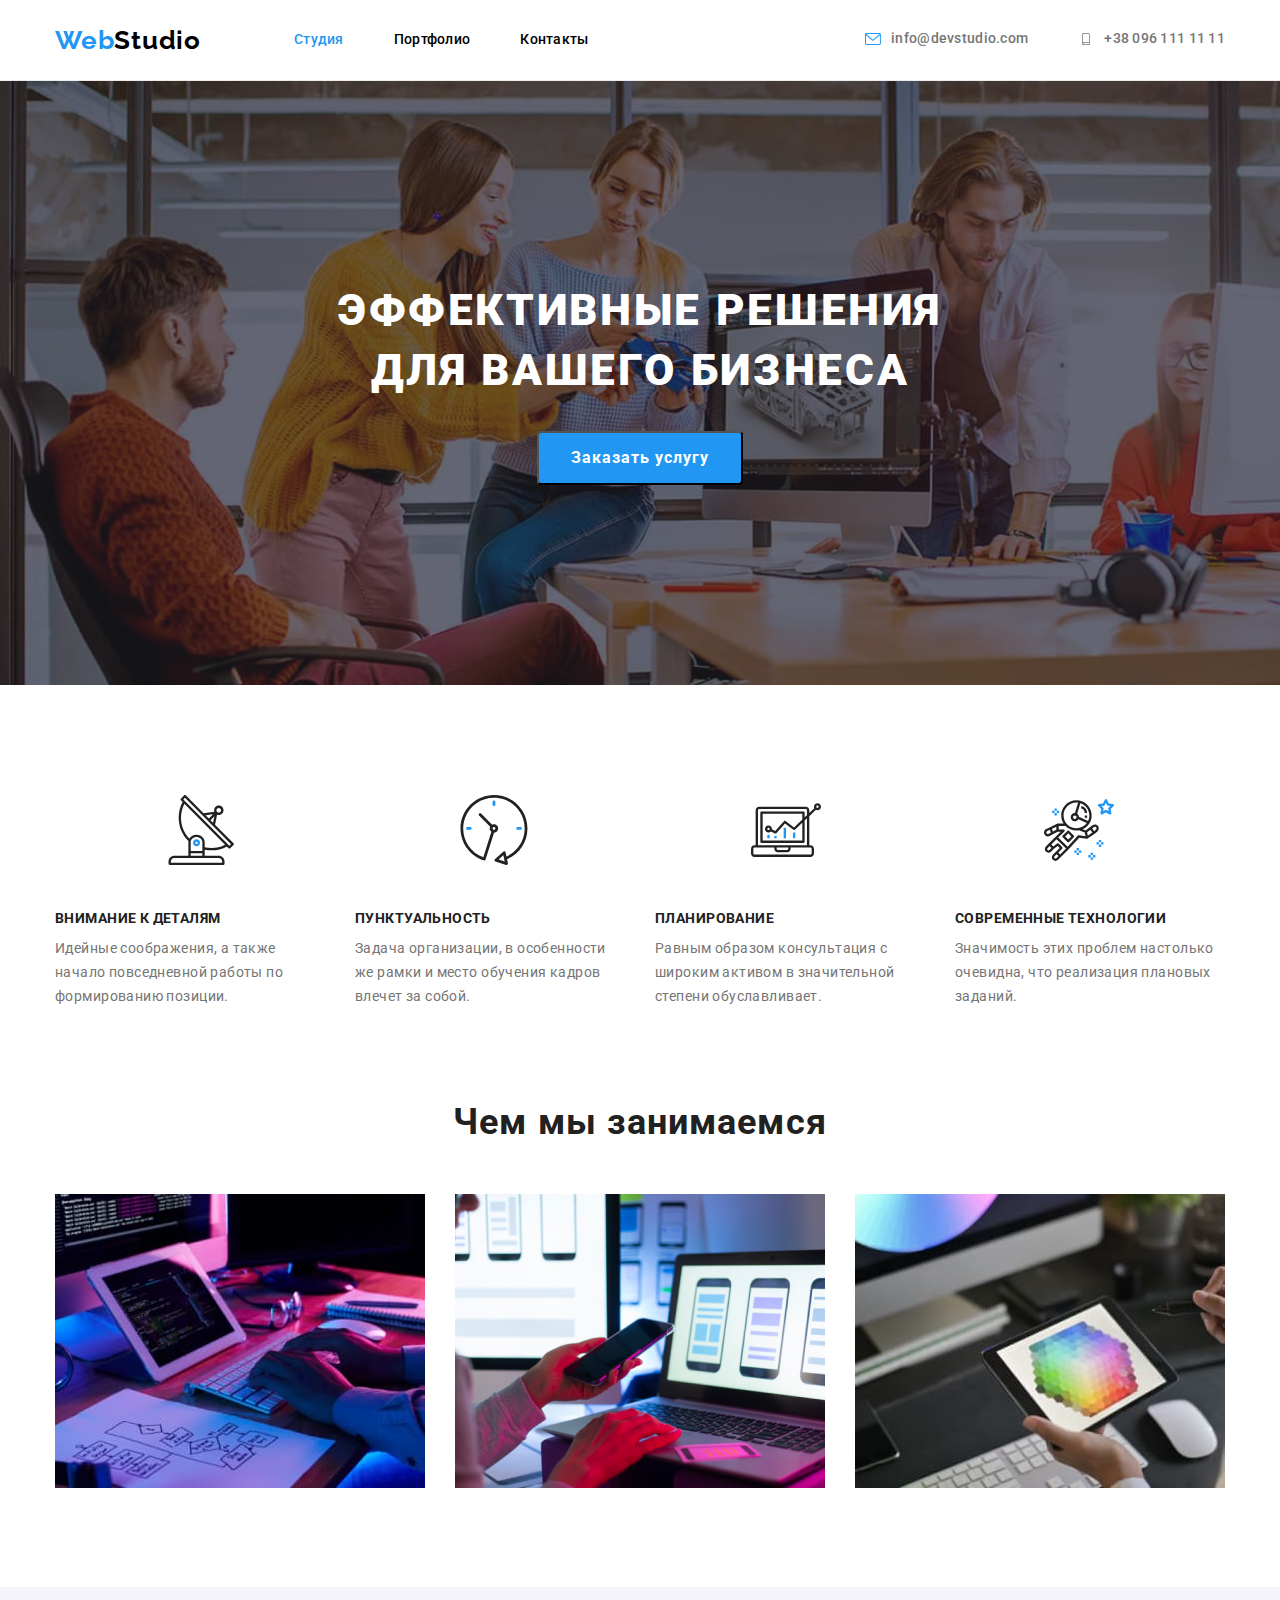
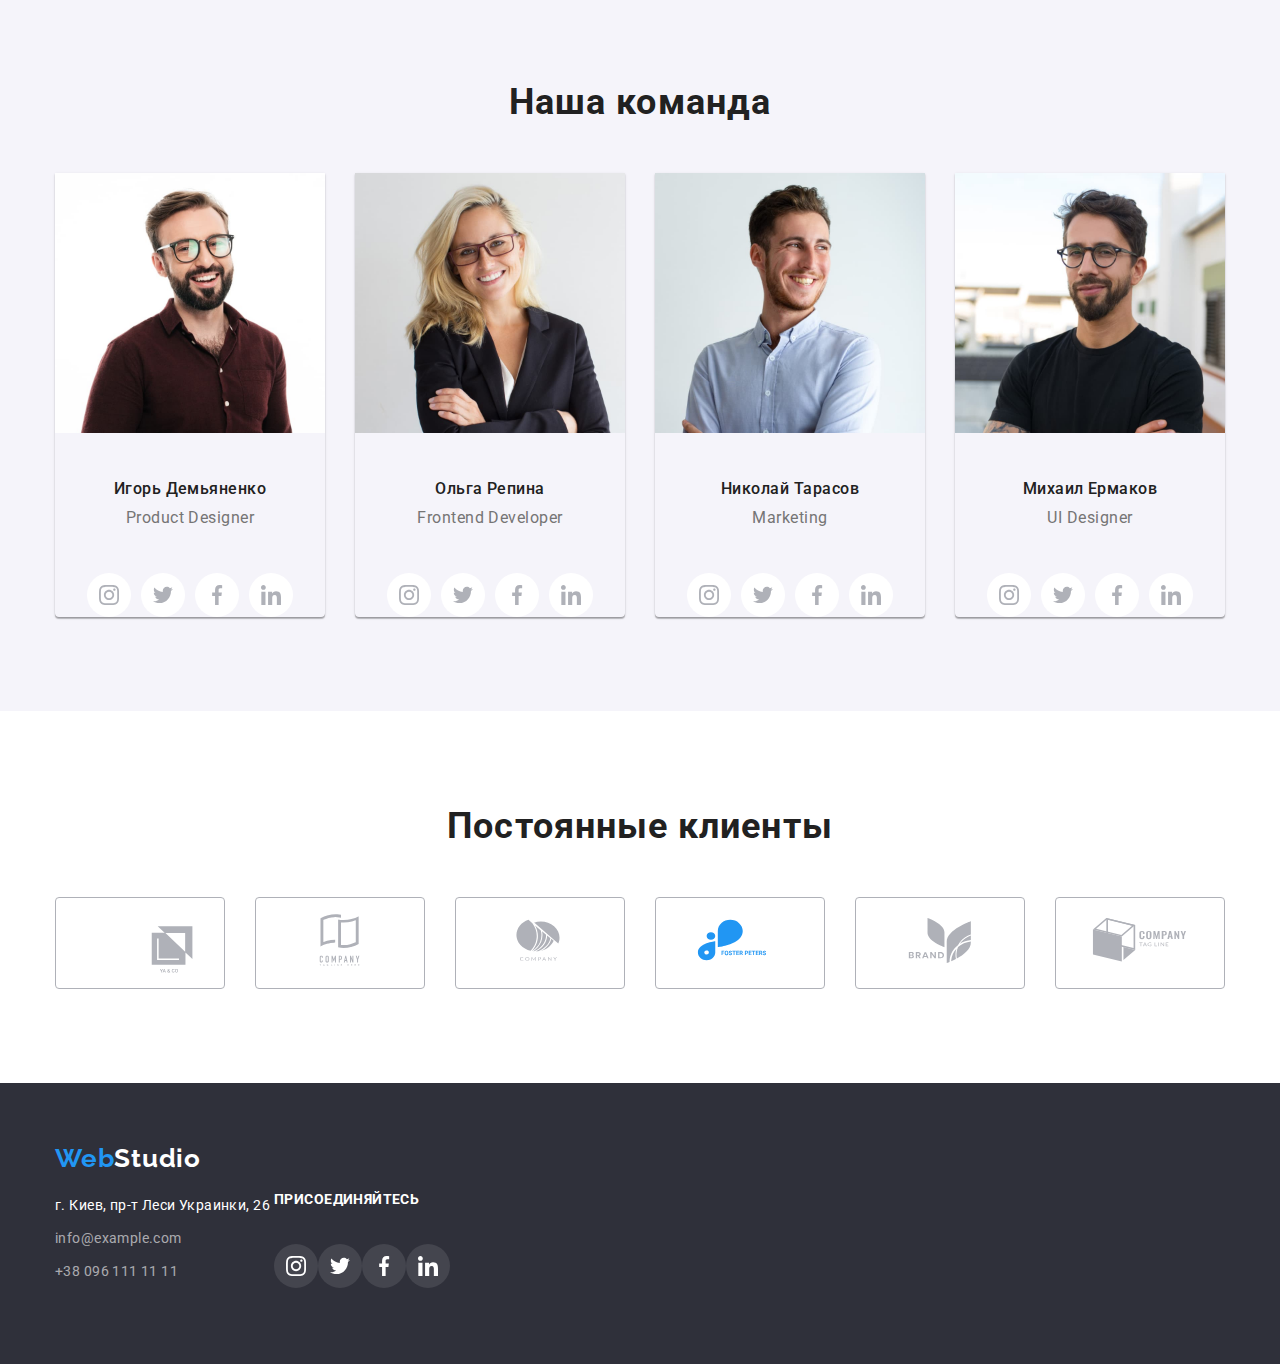
<file: index.html>
<!DOCTYPE html>
<html lang="en">
<head>
    <meta charset="UTF-8">
    <meta http-equiv="X-UA-Compatible" content="IE=edge">
    <meta name="viewport" content="width=device-width, initial-scale=1.0">
    <title>WebStudio</title>
    <link rel="stylesheet" href="https://cdnjs.cloudflare.com/ajax/libs/modern-normalize/1.1.0/modern-normalize.min.css">
    <link rel="stylesheet" href="./index.html">
    <link rel="preconnect" href="https://fonts.googleapis.com">
    <link rel="preconnect" href="https://fonts.gstatic.com" crossorigin>
    <link href="https://fonts.googleapis.com/css2?family=Raleway:wght@700&family=Roboto:wght@400;500;700;900&display=swap"
      rel="stylesheet">
    <link rel="stylesheet" href="./css/styles.css">
</head>

<body>
  <header class="header">
    <div class="container">
    <a class="header-logo link list" href=./index.html>
      <span>Web</span>Studio</a>
    <nav class="header-nav">
      <ul class="header-list list">
      <li class="header-item"><a class="header-site" href="./index.html" class="header-link link">Студия</a></li>
      <li class="header-item"><a href="./portfolio.html" class="header-link link">Портфолио</a></li>
      <li class="header-item"><a href="" class="header-link link">Контакты</a></li>
      </ul>
    </nav>
    
    <ul class="header-contacts list">
      <ul class="header-cont-list list">
        <li class="header-cont-item">
          <a href="" class="header-cont-link">
            <svg class="header-cont-icon" width="16" height="12">
              <use href="./img/mail.svg#icon-envelope-hover"></use>
            </svg>
          </a>
        </li>
    <li class="header-mail links"><a class="header-mail links" href="mailto:info@devstudio.com">info@devstudio.com</a></li>

    <ul class="header-cont-list list">
      <li class="header-cont-item">
        <a href="" class="header-cont-link">
          <svg class="header-cont-icon" width="16" height="12">
            <use href="./img/mail.svg#icon-smartphone"></use>
          </svg>
        </a>
      </li>

    <li class="header-tel links"><a class="header-mail links" href="tel:+38 096 111 11 11">+38 096 111 11 11</a></li>
    </ul>
    </div>
  </header>
<!-- --------------ЗАГОВОК------------------- -->
  <main>
    <section class="title">
    <div class="container">
      <h1 class="title-text" lang="ru">Эффективные решения<br/> для вашего бизнеса</h1>
      <button type="button" class="title-button">Заказать услугу</button>
      </div>
    </section>
    
<!-- ----------------------ХАРАКТЕРИСТИКИ-------------------- -->
    <section class="headline">
      <div class="container">

        <ul class="headline-benefits-list list">
          <li class="headline-benefits-item">
            <a href="" class="headline-benefits-link">
              <svg class="headline-soc-icon" width="70" height="70">
                <use href="./img/symbol-defs.svg#icon-Group"></use>
              </svg>
            </a>
          </li>

          <li class="headline-benefits-item">
            <a href="" class="headline-benefits-link">
              <svg class="headline-soc-icon" width="70" height="70">
                <use href="./img/symbol-defs.svg#icon-clock"></use>
              </svg>
            </a>
          </li>

          <li class="headline-benefits-item">
            <a href="" class="headline-benefits-link">
              <svg class="headline-soc-icon" width="70" height="70">
                <use href="./img/symbol-defs.svg#icon-diagram"></use>
              </svg>
            </a>
          </li>

          <li class="headline-benefits-item">
            <a href="" class="headline-benefits-link">
              <svg class="headline-soc-icon" width="70" height="70">
                <use href="./img/symbol-defs.svg#icon-astronaut"></use>
              </svg>
            </a>
          </li>

        </ul>

    <ul class="headline-list list">
     <li class="headline-child">
       <h3 class="headline-title">Внимание к деталям</h3>
       <p  class="headline-subtitle">Идейные соображения, а также начало повседневной работы по формированию позиции.</p>
      </li>
     <li class="headline-child">
       <h3 class="headline-title">Пунктуальность</h3>
       <p class="headline-subtitle">Задача организации, в особенности же рамки и место обучения кадров влечет за собой.</p>
      </li>
     <li class="headline-child">
       <h3 class="headline-title">Планирование</h3>
       <p class="headline-subtitle">Равным образом консультация с широким активом в значительной степени обуславливает.</p>
      </li>
     <li class="headline-child">
       <h3 class="headline-title">Современные технологии</h3>
      <p class="headline-subtitle">Значимость этих проблем настолько очевидна, что реализация плановых заданий.</p>
    </li>
    </ul>
    </div>
    </section>
    <!-- -------------------РОД ДЕЯТЕЛЬНОСТИ----------------- -->
    <section class="title-top">
      <div class="container">
      <h2 class="title-top-text">Чем мы занимаемся</h2>
      <ul class="title-top-text-list list">
        <li class="photo"><img class="image" src="./img/device/pc.jpg" alt="компьютер" width="370" height="294"></li>
        <li class="photo"><img class="image" src="./img/device/phone.jpg" alt="телефоны" width="370" height="294"></li>
        <li class="photo"><img class="image" src="./img/device/tablet.jpg" alt="планшет" width="370" height="294"></li>
      </ul> 
      </div>
    </section>
<!-- ------------------------КОМАНДА-------------------- -->
    <section class="subject-top">
      <div class="container">
      <h2 class="subject" >Наша команда</h2>
      <ul class="subject-list list">
        <li class="color-title">
          <img class="image-top" src="./img/speaker/pd.jpg" alt="product_designer" width="270" height="260" >
          <div class="subject-padding"><h3  class="subject-text">Игорь Демьяненко</h3>
          <p  class="subject-item">Product Designer</p></div>
          <ul class="subject-soc-list list">
          <li class="subject-soc-item">
            <a href="" class="subject-soc-link">
            <svg class="masters-soc-icon" width="20" height="20">
            <use href="./img/icons.svg#icon-ainstagram"></use>
            </svg>
            </a>
          </li>
          <li class="subject-soc-item">
            <a href="" class="subject-soc-link">
            <svg class="masters-soc-icon" width="20" height="20">
            <use href="./img/icons.svg#icon-twitter"></use>
            </svg>
            </a>
          </li>
          <li class="subject-soc-item">
            <a href="" class="subject-soc-link">
            <svg class="masters-soc-icon" width="20" height="20">
              <use href="./img/icons.svg#icon-facebook"></use>
            </svg>
            </a>
          </li>
          <li class="subject-soc-item">
            <a href="" class="subject-soc-link">
            <svg class="masters-soc-icon" width="20" height="20">
              <use href="./img/icons.svg#icon-linkedin"></use>
            </svg>
            </a>
          </li>
          </ul>
          
        </li>
        <li class="color-title">
          <img class="image-top" src="./img/speaker/frontend.jpg" alt="front_end_developer" width="270" height="260">
          <div class="subject-padding"><h3 class="subject-text">Ольга Репина</h3>
          <p class="subject-item">Frontend Developer</p></div>

          <ul class="subject-soc-list list">
            <li class="subject-soc-item">
              <a href="" class="subject-soc-link">
                <svg class="masters-soc-icon" width="20" height="20">
                  <use href="./img/icons.svg#icon-ainstagram"></use>
                </svg>
              </a>
            </li>
            <li class="subject-soc-item">
              <a href="" class="subject-soc-link">
                <svg class="masters-soc-icon" width="20" height="20">
                  <use href="./img/icons.svg#icon-twitter"></use>
                </svg>
              </a>
            </li>
            <li class="subject-soc-item">
              <a href="" class="subject-soc-link">
                <svg class="masters-soc-icon" width="20" height="20">
                  <use href="./img/icons.svg#icon-facebook"></use>
                </svg>
              </a>
            </li>
            <li class="subject-soc-item">
              <a href="" class="subject-soc-link">
                <svg class="masters-soc-icon" width="20" height="20">
                  <use href="./img/icons.svg#icon-linkedin"></use>
                </svg>
              </a>
            </li>
          </ul>
        </li>
        <li class="color-title">
          <img class="image-top" src="./img/speaker/marketing.jpg" alt="marketing" width="270" height="260">
          <div class="subject-padding"><h3 class="subject-text">Николай Тарасов</h3>
          <p class="subject-item">Marketing</p></div>
          <ul class="subject-soc-list list">
            <li class="subject-soc-item">
              <a href="" class="subject-soc-link">
                <svg class="masters-soc-icon" width="20" height="20">
                  <use href="./img/icons.svg#icon-ainstagram"></use>
                </svg>
              </a>
            </li>
            <li class="subject-soc-item">
              <a href="" class="subject-soc-link">
                <svg class="masters-soc-icon" width="20" height="20">
                  <use href="./img/icons.svg#icon-twitter"></use>
                </svg>
              </a>
            </li>
            <li class="subject-soc-item">
              <a href="" class="subject-soc-link">
                <svg class="masters-soc-icon" width="20" height="20">
                  <use href="./img/icons.svg#icon-facebook"></use>
                </svg>
              </a>
            </li>
            <li class="subject-soc-item">
              <a href="" class="subject-soc-link">
                <svg class="masters-soc-icon" width="20" height="20">
                  <use href="./img/icons.svg#icon-linkedin"></use>
                </svg>
              </a>
            </li>
          </ul>
        </li>
        <li class="color-title">
          <img class="image-top" src="./img/speaker/uidesigner.jpg" alt="ui_d" width="270" height="260">
          <div class="subject-padding"><h3 class="subject-text">Михаил Ермаков</h3>
          <p class="subject-item">UI Designer</p></div>
          <ul class="subject-soc-list list">
            <li class="subject-soc-item">
              <a href="" class="subject-soc-link">
                <svg class="masters-soc-icon" width="20" height="20">
                  <use href="./img/icons.svg#icon-ainstagram"></use>
                </svg>
              </a>
            </li>
            <li class="subject-soc-item">
              <a href="" class="subject-soc-link">
                <svg class="masters-soc-icon" width="20" height="20">
                  <use href="./img/icons.svg#icon-twitter"></use>
                </svg>
              </a>
            </li>
            <li class="subject-soc-item">
              <a href="" class="subject-soc-link">
                <svg class="masters-soc-icon" width="20" height="20">
                  <use href="./img/icons.svg#icon-facebook"></use>
                </svg>
              </a>
            </li>
            <li class="subject-soc-item">
              <a href="" class="subject-soc-link">
                <svg class="masters-soc-icon" width="20" height="20">
                  <use href="./img/icons.svg#icon-linkedin"></use>
                </svg>
              </a>
            </li>
          </ul>
        </li>
      </ul>
      </div>
    </section>


    <section class="client">
      <div class="container">
        <h2 class="client-head"> Постоянные клиенты</h2>
        <ul class="client-list list">
          <li class="client-item">
            <a href="" class="client-head-link">
              <svg class="client-icon" width="41" height="47">
                <use href="./img/client-defs.svg#icon-a"></use>
              </svg>
            </a>
          </li>
          <li class="client-item">
            <a href="" class="client-header-link">
              <svg class="client-icon" width="41" height="47">
                <use href="./img/client-defs.svg#icon-b"></use>
              </svg>
            </a>
          </li>
          <li class="client-item">
            <a href="" class="client-header-link">
              <svg class="client-icon" width="41" height="47">
                <use href="./img/client-defs.svg#icon-c"></use>
              </svg>
            </a>
          </li>
          <li class="client-item">
            <a href="" class="client-header-link">
              <svg class="client-icon" width="41" height="47">
                <use href="./img/client-defs.svg#icon-d"></use>
              </svg>
            </a>
          </li>
          <li class="client-item">
            <a href="" class="client-header-link">
              <svg class="client-icon" width="41" height="47">
                <use href="./img/client-defs.svg#icon-e"></use>
              </svg>
            </a>
          </li>
          <li class="client-item">
            <a href="" class="client-header-link">
              <svg class="client-icon" width="41" height="47">
                <use href="./img/client-defs.svg#icon-f"></use>
              </svg>
            </a>
          </li>
        </ul>
      </div>

    </section>



  </main>
<!-- -----------------ФУТЕР-------------------- -->
  <footer class="footer">
    <div class="container">
  <div class="footer-nvs">
    <a class="footer-logo link" href=./index.html>
      <span>Web</span>Studio
    </a>
    <address>
      <ul class="footer-list list">
        <li class="footer-item-top"><a class="footer-item-top" href="https://goo.gl/maps/5s8tVuNgrA58K2YK6" target="_blank"
            rel="noopener, noreferer">г. Киев, пр-т
            Леси Украинки, 26</a></li>
        <li class="footer-item"><a class="footer-item" href="info@example.com">info@example.com</a></li>
        <li class="footer-item"><a class="footer-item" href="tel:+38 096 111 11 11">+38 096 111 11 11</a></li>
      </ul>
      </div>
      <div class="footer-nav">
        <h3 class="footer-head">присоединяйтесь</h3>
        <ul class="footer-icon-list list">
        <li class="footer-icon-item">
          <a href="" class="footer-icon-link">
            <svg class="footer-icon" width="20" height="20">
              <use href="./img/footer-defs.svg#icon-instagram"></use>
            </svg>
          </a>
        </li>
        <li class="footer-icon">
          <a href="" class="footer-icon-link">
            <svg class="footer-icon" width="20" height="20">
              <use href="./img/footer-defs.svg#icon-twitter"></use>
            </svg>
          </a>
        </li>
        <li class="footer-icon">
          <a href="" class="footer-icon-link">
            <svg class="footer-icon" width="20" height="20">
              <use href="./img/footer-defs.svg#icon-facebook"></use>
            </svg>
          </a>
        </li>
        <li class="footer-icon">
          <a href="" class="footer-icon-link">
            <svg class="footer-icon" width="20" height="20">
              <use href="./img/footer-defs.svg#icon-linkedin"></use>
            </svg>
          </a>
        </li>
      </ul>
    </address>
    </div>
    </div>
  </footer>
</body>
</html>
</file>
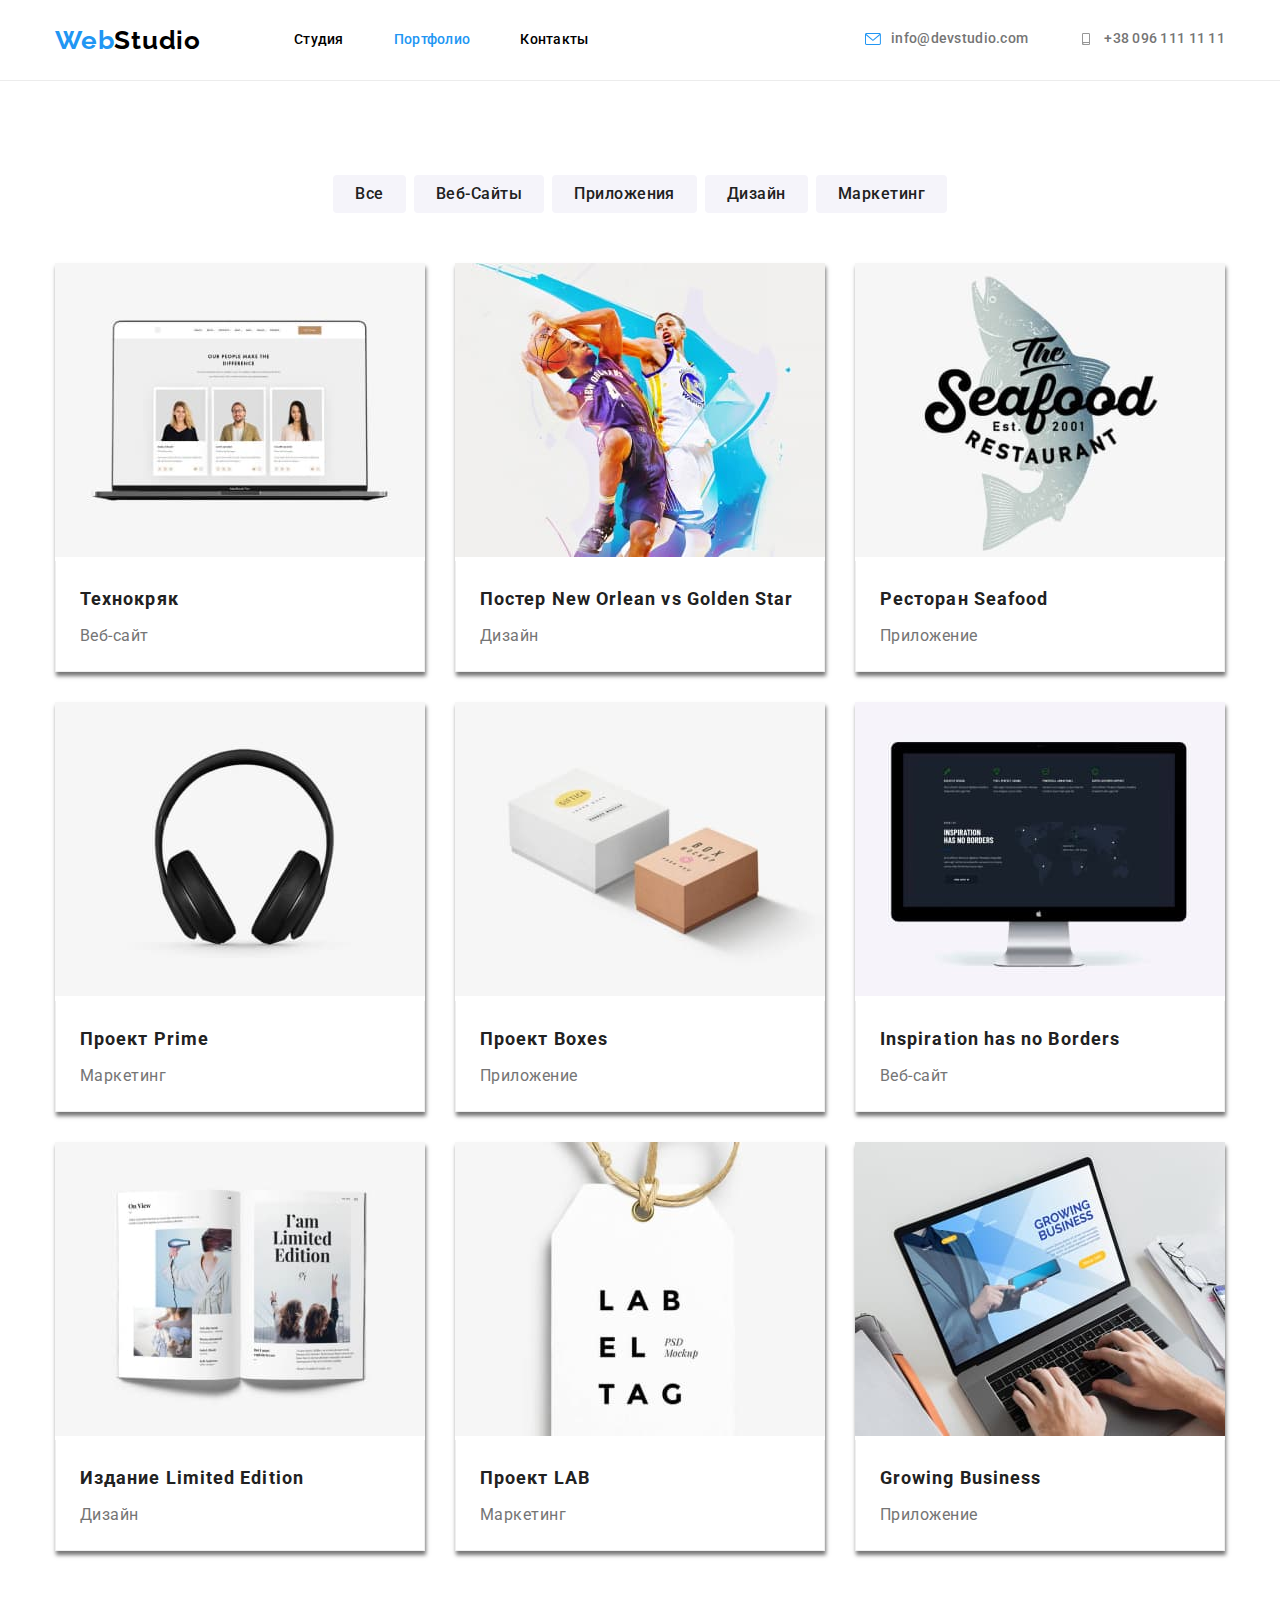
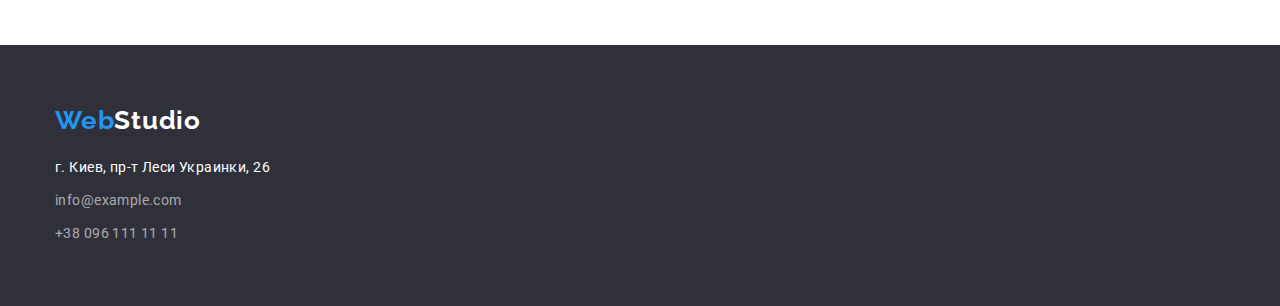
<file: portfolio.html>
<!DOCTYPE html>
<html lang="en">

<head>
    <meta charset="UTF-8">
    <meta http-equiv="X-UA-Compatible" content="IE=edge">
    <meta name="viewport" content="width=device-width, initial-scale=1.0">
    <title>WebStudio</title>
    <link rel="stylesheet" href="https://cdnjs.cloudflare.com/ajax/libs/modern-normalize/1.1.0/modern-normalize.min.css">
    <link rel="stylesheet" href="./index.html">
    <link rel="preconnect" href="https://fonts.googleapis.com">
    <link rel="preconnect" href="https://fonts.gstatic.com" crossorigin>
    <link href="https://fonts.googleapis.com/css2?family=Raleway:wght@700&family=Roboto:wght@400;500;700;900&display=swap"
        rel="stylesheet">
    <link rel="stylesheet" href="./css/styles.css">
</head>
<!-- Секция HEADER -->
<body>
    <header class="header">
        <div class="container">
        <a class="header-logo link list" href=./index.html>
        <span>Web</span>Studio</a>
        <nav class="header-nav">
            <ul class="header-list list">
                <li class="header-item"><a href="./index.html" class="header-link link">Студия</a></li>
                <li class="header-item"><a class="header-site" href="./portfolio.html" class="header-link link">Портфолио</a></li>
                <li class="header-item"><a href="" class="header-link link">Контакты</a></li>
            </ul>
        </nav>
        
        <ul class="header-contacts list">
            <ul class="header-cont-list list">
                <li class="header-cont-item">
                    <a href="" class="header-cont-link">
                        <svg class="header-cont-icon" width="16" height="12">
                            <use href="./img/mail.svg#icon-envelope-hover"></use>
                        </svg>
                    </a>
                </li>
                <li class="header-mail links"><a class="header-mail links"
                        href="mailto:info@devstudio.com">info@devstudio.com</a></li>
        
                <ul class="header-cont-list list">
                    <li class="header-cont-item">
                        <a href="" class="header-cont-link">
                            <svg class="header-cont-icon" width="16" height="12">
                                <use href="./img/mail.svg#icon-smartphone"></use>
                            </svg>
                        </a>
                    </li>
            <li class="header-tel links"><a class="header-mail links" href="tel:+38 096 111 11 11">+38 096 111 11 11</a></li>
        </ul>

        </div>
    </header>
    <!-- Секция Hero -->
    <main>
        
            
       
    <!-- Секция основного контента -->
        <section class="resume"> 
            <div class="container">
            <ul class="hero-list list">
            <li class="hero-item">
                <button type="button" class="hero-btn">Все</button>
            </li>
            <li class="hero-item">
                <button type="button" class="hero-btn">Веб-Сайты</button>
            </li>
            <li class="hero-item">
                <button type="button" class="hero-btn">Приложения</button>
            </li>
            <li class="hero-item">
                <button type="button" class="hero-btn">Дизайн</button>
            </li>
            <li class="hero-item">
                <button type="button" class="hero-btn">Маркетинг</button>
            </li>
            </ul>
            
                
            <ul class="resume-list list">
                <li class="resume-item">
                 <a class="port" href="./img/portfolio/people.jpg"><img class="resume-image" src="./img/portfolio/people.jpg" alt="people" width="370" height="294">
                <div class="resume-graph"><h3 class="resume-caption">Технокряк</h3>
                <p class="resume-paragraph">Веб-сайт</p>
                </div>
                </a>
                </li>
                <li class="resume-item">
                    <a class="port" href="./img/portfolio/game.jpg"><img class="resume-image" src="./img/portfolio/game.jpg" alt="game" width="370" height="294">
                    <div class="resume-graph"><h3 class="resume-caption">Постер New Orlean vs Golden Star</h3>
                    <p class="resume-paragraph">Дизайн</p>
                    </div>
                </a>
                </li>
                <li class="resume-item">
                    <a class="port" href="./img/portfolio/rest.jpg"><img class="resume-image" src="./img/portfolio/rest.jpg" alt="resturant" width="370" height="294">
                    <div class="resume-graph"><h3 class="resume-caption">Ресторан Seafood</h3>
                    <p class="resume-paragraph">Приложение</p>
                    </div>
                </a>
                </li>
                <li class="resume-item">
                    <a class="port" href="./img/portfolio/pods.jpg"><img class="resume-image" src="./img/portfolio/pods.jpg" alt="pods" width="370" height="294">
                    <div class="resume-graph"><h3 class="resume-caption">Проект Prime</h3>
                    <p class="resume-paragraph">Маркетинг</p>
                    </div>
                </a>
                </li>
                <li class="resume-item">
                    <a class="port"  class="port"href="./img/portfolio/box.jpg"><img class="resume-image" src="./img/portfolio/box.jpg" alt="box" width="370" height="294">
                    <div class="resume-graph"><h3 class="resume-caption">Проект Boxes</h3>
                    <p class="resume-paragraph">Приложение</p>
                    </div>
                </a>
                </li>
                <li class="resume-item">
                    <a class="port" href="./img/portfolio/site.jpg"><img class="resume-image" src="./img/portfolio/site.jpg" alt="site" width="370" height="294">
                    <div class="resume-graph"><h3 class="resume-caption">Inspiration has no Borders</h3>
                    <p class="resume-paragraph">Веб-сайт</p>
                    </div>
                </a>
                </li>
                <li class="resume-item">
                    <a class="port" href="./img/portfolio/book.jpg"><img class="resume-image" src="./img/portfolio/book.jpg" alt="book" width="370" height="294">
                    <div class="resume-graph"><h3 class="resume-caption">Издание Limited Edition</h3>
                    <p class="resume-paragraph">Дизайн</p>
                    </div>
                </a>
                </li>
                <li class="resume-item">
                    <a class="port" href="./img/portfolio/alphabet.jpg"><img class="resume-image" src="./img/portfolio/alphabet.jpg" alt="alphabet" width="370" height="294">
                    <div class="resume-graph"><h3 class="resume-caption">Проект LAB</h3>
                    <p class="resume-paragraph">Маркетинг</p>
                    </div>
                </a>
                </li>
                <li class="resume-item">
                    <a class="port" href="./img/portfolio/business.jpg"><img class="resume-image" src="./img/portfolio/business.jpg" alt="business" width="370" height="294">
                    <div class="resume-graph"><h3 class="resume-caption">Growing Business</h3>
                    <p class="resume-paragraph">Приложение</p>
                    </div>
                </a>
                </li>
            </ul>
            </div>
        </section>
    </main>
<!-- -------------------ФУТЕР----------------- -->
    <footer class="footer">
        <div class="container">
        <a class="footer-logo link" href="./index.html">
            <span>Web</span>Studio
        </a>
        <address>
            <ul class="footer-list list">
                <li class="footer-item-top"><a class="footer-item-top" href="https://goo.gl/maps/5s8tVuNgrA58K2YK6" target="_blank" rel="noopener, noreferer">г. Киев, пр-т
                        Леси Украинки, 26</a></li>
                <li class="footer-item"><a class="footer-item" href="info@example.com">info@example.com</a></li>
                <li class="footer-item"><a class="footer-item" href="tel:+38 096 111 11 11">+38 096 111 11 11</a></li>
            </ul>
        </address>
        </div>
    </footer>
    </body>
    </html>
</file>
<file: css/styles.css>
:root{
    --header-color:#757575;
    --btn-color: #FFFFFF;
    --primery-color: #212121;
    --primery-bottom: 94px;
    --primery-margin: 30px;
    }

   
    .img{
        display: block;
    }

p,
h1,
h2,
h3,
h4,
h5,
h6,{
    margin:0;
    
}

.ul,ol{
    padding-left: 0;
    margin: 0;
}
 button{
     cursor: pointer;
 }




body{
    font-family:"Roboto", "sans-serif";
    color: var(--primery-color);
    
}
/* -------WebSudio----------------- */
.header-logo{
    

}
.header-link{
    font-weight: 500;
    font-size: 14px;
    line-height: 1.14;
    letter-spacing: 0.02em;
    text-decoration: none;
    color:#000000;
}

.header-site{
    color: #2196F3;
    text-decoration: none;
    font-weight: 500;
    font-size: 14px;
    line-height: 1.14;
    letter-spacing: 0.02em;
}
.list{
    list-style: none;
}

.header-link:hover,
.header-link:focus{
    color: #2196F3;
}

.header-logo > span{
    font-family: 'Raleway';
    font-weight: 700;
    font-size: 26px;
    line-height: 1.19;  
    letter-spacing: 0.03em;
    color: #2196F3;
}

.header-logo{
    font-family: 'Raleway';
    font-weight: 700;
    font-size: 26px;
    line-height: 1.19;
    letter-spacing: 0.03em;
    color: #000000
}
/* -------------------contacts-------------------- */

.header-cont-list{
    box-sizing: border-box;
    display: flex;
    justify-content: center;
}

.header-cont-item{
    margin-right: 10px;
}

.header-cont-link{
    width: 16px;
    height: 12px;
    color: #757575;
}



.heder-cont-link:hover{
    background-color: #2196F3;
}


.header-mail{
    font-family: inherit;
    font-weight: 500;
    font-size: 14px;
    line-height: 1.14;
    letter-spacing: 0.02em;
    text-decoration: none;
    color: var(--header-color);
}
.header-mail:hover,
.header-tel:focus{
    color: #2196F3;
}

.header-tel{
    font-family: inherit;
    font-weight: 500;
    font-size: 14px;
    line-height: 1.14;
    letter-spacing: 0.02em;
    color: var(--header-color);
}
/* ----------------Buttons-------------------------- */
.hero-btn{
    display: inline-block;
   
    padding: 6px 22px;
    min-width: 73px;
    border-radius: 4px;

    font-family:inherit;
    font-weight: 500;
    font-size: 16px;
    line-height: 1.62;
    letter-spacing: 0.03em;
    cursor: pointer;
    color: #212121;
    background-color: #F5F4FA;
    border: none;
  }
 .hero-list{
     
     display: flex;
     justify-content: center;
     margin-top: 0;
     margin-bottom: 50px;
     
 }
.hero-btn:hover
.hero-btn:focus{
    background-position: bottom;
    box-shadow: 0px 3px 1px rgba(0, 0, 0, 0.1), 0px 1px 2px rgba(0, 0, 0, 0.08), 0px 2px 2px rgba(0, 0, 0, 0.12);
}

 
 
 .hero-item:not(:last-child){
     margin-right: 8px;
 }
 
 


.hero-btn:hover,
.hero-btn:focus{
    color:#E5E5E5;
    background-color: #188CE8;
}

.list {
    list-style: none;
    padding: 0;
    
}
/* ----------------Projects---------------------- */

.resume{
    padding-top: 94px;
    padding-bottom: 94px;
    
}

.resume-graph{
   border-right: 1px solid #EEEEEE;
   border-bottom: 1px solid #EEEEEE;
   border-left: 1px solid #EEEEEE;
   padding-top: 20px;
   padding-right: 24px;
   padding-bottom: 20px;
   padding-left: 24px;
    
    
    
}

.resume-list{
    display: flex;
    flex-wrap: wrap;
    margin-left: -30px;
    margin-bottom: -30px;
    margin-top: 0;

}
.resume-item{
    width: calc(100% / 3 - 30px);
    margin-left: 30px;
    margin-bottom: 30px;
    
}
.resume-item:hover{
    background-color: #FFFFFF;
        border: 1px solid #EEEEEE;
        box-shadow: 0px 1px 1px rgba(0, 0, 0, 0.12), 0px 4px 4px rgba(0, 0, 0, 0.06), 1px 4px 6px rgba(0, 0, 0, 0.16);
}

.resume-caption {
    margin:0;
    margin-bottom: 4px;
    font-size: 18px;
    line-height: 2;
    letter-spacing: 0.06em;
    color: #212121;
    
}

.resume-paragraph {
    margin:0;
    font-size: 16px;
    line-height: 1.88;
    letter-spacing: 0.03em;
    color: var(--header-color);
    
    
}
.port{
    text-decoration: none;
}
    

/* ------------ФУТЕР-------------- */
.footer-logo>span {
    font-family: 'Raleway';
    font-weight: 700;
    font-size: 26px;
    line-height: 1.19;
    letter-spacing: 0.03em;
    color: #2196F3;
}

.footer{
    background-color: #2F303A;
    padding-top: 60px;
    padding-bottom: 60px;
}
.footer-logo > span{
    font-family: 'Raleway';
    color: #2196F3;
    
}
.footer-logo{
    display: block;
   
    margin-bottom: 20px;
    font-family: 'Raleway';
    font-weight: 700;
    font-size: 26px;
    line-height: 1.19;
    letter-spacing: 0.03em;
    color: #FFFFFF;
}

.link {
    text-decoration: none;
}

.list {
    list-style: none;
}
.footer-list{
    margin-top: 0;
    margin-bottom: 0;
}
.footer-item{
    margin-bottom: 9px;
    font-weight: 400;
    font-style: normal;
    font-size: 14px;
    line-height: 1.71;  
    letter-spacing: 0.03em;
    color: rgba(255, 255, 255, 0.6);
    text-decoration: none;
}

.footer-item:last-child{
    margin-bottom: 0;
}

.footer-item-top{
    margin-bottom: 9px;
    font-style: normal;
    font-weight: 400;
    font-size: 14px;
    line-height: 1.71;
    letter-spacing: 0.03em;
    text-decoration: none;
    color: #FFFFFF;
}

.footer-logo link{
    padding-top: 60px;
    padding-bottom: 20px;
    font-family: 'Raleway';
    font-style: normal;
    font-weight: 700;
    font-size: 26px;
    line-height: 1.19;
    letter-spacing: 0.03em;
    color: #FFFFFF;
}

.footer-head{
    max-width: 72px;
    margin-bottom: 10px;
    margin-top: 0;
    
    padding-bottom: 20px;
    font-style: normal;
    font-weight: 700;
    font-size: 14px;
    line-height: 1.14;
    letter-spacing: 0.03em;
    text-transform: uppercase;
    color: #FFFFFF;
}

.footer-icon-list{
    display: flex;
    justify-content: center;
}
.footer-icon-link{
    width: 44px;
    height: 44px;
    background-color: #FFFFFF1A;
    border-radius: 50%;
    display: flex;
    justify-content: center;
    align-items: center;
}
.footer-icon-item + .footer-icon-item{
    margin-left: 10px;
}
.footer-icon{
    fill: #FFFFFF;
    
}
.footer-nav{
    display: inline-block;
    justify-content: flex-end;
    text-align: center;
    
}

.footer-nvs{
    display: inline-block;
}
.footer-head{
    background-position: top;
}




 
/* ---------------Index-HEADER------------- */
.title-button:hover,
.title-button:focus{
    background-color: #188CE8;
}

.container {
    width: 1200px;
    margin-right: auto; 
    margin-left: auto;
    padding:0 15px 0 15px;
    
}

.header{
    border-bottom: 1px solid #ECECEC;
    
}
.header-site{
    display: block;
    padding-top: 32px;
    padding-bottom: 32px;

}



.header-link{
    flex-basis: calc(100% / 3 - 50px);
    display: block;
    padding-top: 32px;
    padding-bottom: 32px;
    
}
.header-list{
    display: flex;
    margin-top: 0;
    margin-bottom: 0;
}

.header-contacts{
    display: flex;
    margin-left: auto;
    margin-top: 0;
    margin-bottom: 0;
    
    
}

.header .container{
    display: flex;
    align-items: center;
}

.header-logo{
    margin-right: 93px;

}

.header-item:not(:last-child){
    margin-right: 50px;
}

.header-mail:not(:last-child){
    margin-right: 50px;
}
 /* --------------ЗАГОВОК------------------- -- */



 .title{
     background-color: #2F303A;
     text-align: center;
     padding-top: 200px;
     padding-bottom: 200px;
     background-image:linear-gradient(rgba(47, 48, 58, 0.4), 
     rgba(47, 48, 58, 0.4)), 
     url(../img/фон.jpg);
     background-repeat: no-repeat;
     background-size: cover;
     max-width: 1600px;
     margin: 0 auto;
     
    
 } 

 

 .title-top-text-list{
    display: flex;

 }
 
 .title-text{
    margin-top: 0;
    margin-bottom: 30px;
    font-weight: 900;
    font-size: 44px;
    line-height: 1.36; 
    display: block;
   
    letter-spacing: 0.06em;
    text-transform: uppercase;
    color: #FFFFFF;
 }
 
 .title-button{
    display: inline-block;
    padding: 10px 32px;
    font-weight: 700;
    font-size: 16px;
    border-radius: 4px;

    line-height: 1.88;
    align-items: center;
    text-align: center;
    letter-spacing: 0.06em;
    color: #FFFFFF;
    background-color: #2196F3;
    cursor: pointer;
 }

/* ------------Чем занмаемся----------------- */
.headline{
    padding-top: var(--primery-bottom);
    padding-bottom: var(--primery-bottom);
}
.headline-child:not(:last-child){
    margin-right: 30px;

}

.headline-child{
    width: 270px;
}

.headline-list{
    display: flex;
    margin-top: 0;
    margin-bottom: 0;
    
}

.headline-title {
    margin-top: 0;
    margin-bottom: 10px;
    font-weight: 700;
    font-size: 14px;
    line-height: 1.14;
    letter-spacing: 0.03em;
    text-transform: uppercase;
    color: #212121;
}

.headline-subtitle {
    margin:0;
    display: flex;
    font-weight: 400;
    font-size: 14px;
    line-height: 1.71;
    letter-spacing: 0.03em;
    color: #757575;
}

/* -----------------чем занимаемся------------------ */

.title-top{
    padding-bottom: var(--primery-bottom);
}
.title-top-text-list{
    margin-top: 0;
    margin-bottom: 0;
}
.title-top-text{
    margin-top: 0;
    margin-bottom: 50px;
    font-weight: 700;
    font-size: 36px;
    line-height: 1.16;
    text-align: center;
    letter-spacing: 0.03em;
    color: #212121;
}

.photo:not(:last-child){
    margin-right: 30px;

}

.imgage{
    display: block;
}

/* -----------------Команда----------------- */
.subject-top{
    background-color: #F5F4FA;
    padding-top: var(--primery-bottom);
    padding-bottom: var(--primery-bottom);
    
}

.color-title:not(:last-child){
    margin-right: 30px;
}

.color-title{
    box-shadow: 0px 1px 3px rgba(0, 0, 0, 0.12),
    0px 1px 1px rgba(0, 0, 0, 0.14),
    0px 2px 1px rgba(0, 0, 0, 0.2);
    border-radius: 0px 0px 4px 4px;}
.image-top{
    display: block;
    
}

.subject{
    margin-top: 0;
    margin-bottom: 50px;
    font-weight: 700;
    font-size: 36px;
    line-height: 1.17;
    text-align: center;
    letter-spacing: 0.03em;
    color: #212121;
}

.subject-padding{
    padding-top: 30px;
    padding-bottom: 30px;
}

.subject-text {
    margin-bottom: 10px;
    font-weight: 500;
    font-size: 16px;
    line-height: 1.19; 
    text-align: center;
    letter-spacing: 0.03em;
    color: #212121;
}

.subject-item{
    margin-top: 0;
    font-weight: 400;
    font-size: 16px;
    line-height: 1.19;
    text-align: center;
    letter-spacing: 0.03em;
    color: #757575;
}
.subject-list{
    display: flex;
    margin-top: 0;
    margin-bottom: 0;

}

.subject-soc-list{
    box-sizing: border-box;
    display: flex;
    justify-content: center;
}

.subject-soc-item + .subject-soc-item{
    margin-left: 10px;
}
.subject-soc-link{
    width: 44px;
    height: 44px;
    background-color: #FFFFFF;
    border-radius: 50%;
    display: flex;
    justify-content: center;
    align-items: center;
    color: #AFB1B8;
}

.masters-soc-icon {
    fill: currentColor;
}

.subject-soc-link:hover{
    background-color: #2196F3;
    color: #FFFFFF;
  
}


.headline-benefits-list{
    display: flex;
    justify-content: space-around;
}



.headline-benefits-item{
    padding-bottom: 30px;

}

.headline-benefits-link{
    width: 70px;
    height: 70px;
    
    display: flex;
    justify-content: center;
    align-items: center;
}
.client{
    padding-top: var(--primery-bottom);
    padding-bottom: var(--primery-bottom);
    

}
.client-head{
    margin-top: 0;
    margin-bottom: 0;
    padding-bottom: 50px;
    font-weight: 700;
    font-size: 36px;
    line-height: 1.17;
    text-align: center;
    letter-spacing: 0.03em;
    color: #212121;
}

.client-list{
    margin-top: 0;
    margin-bottom: 0;
    box-sizing: border-box;
    display: flex;
    justify-content: space-evenly;
}

.client-item + .client-item{
    margin-left: 30px;
}
.client-item{
    border: 1px solid #AFB1B8;
    width: 170px;
    height: 92px;
    display: flex;
    justify-content: center;
    align-items: center;
    border-radius: 4px;
}

.client-head-link{
    width: 41px;
    height: 47px;
    color: #AFB1B8;
}
.client-icon {
    width: 106px;
    height: 60px;
}

.resume-item{
    box-shadow: 1px 4px 4px 0px #757575;
}
</file>
